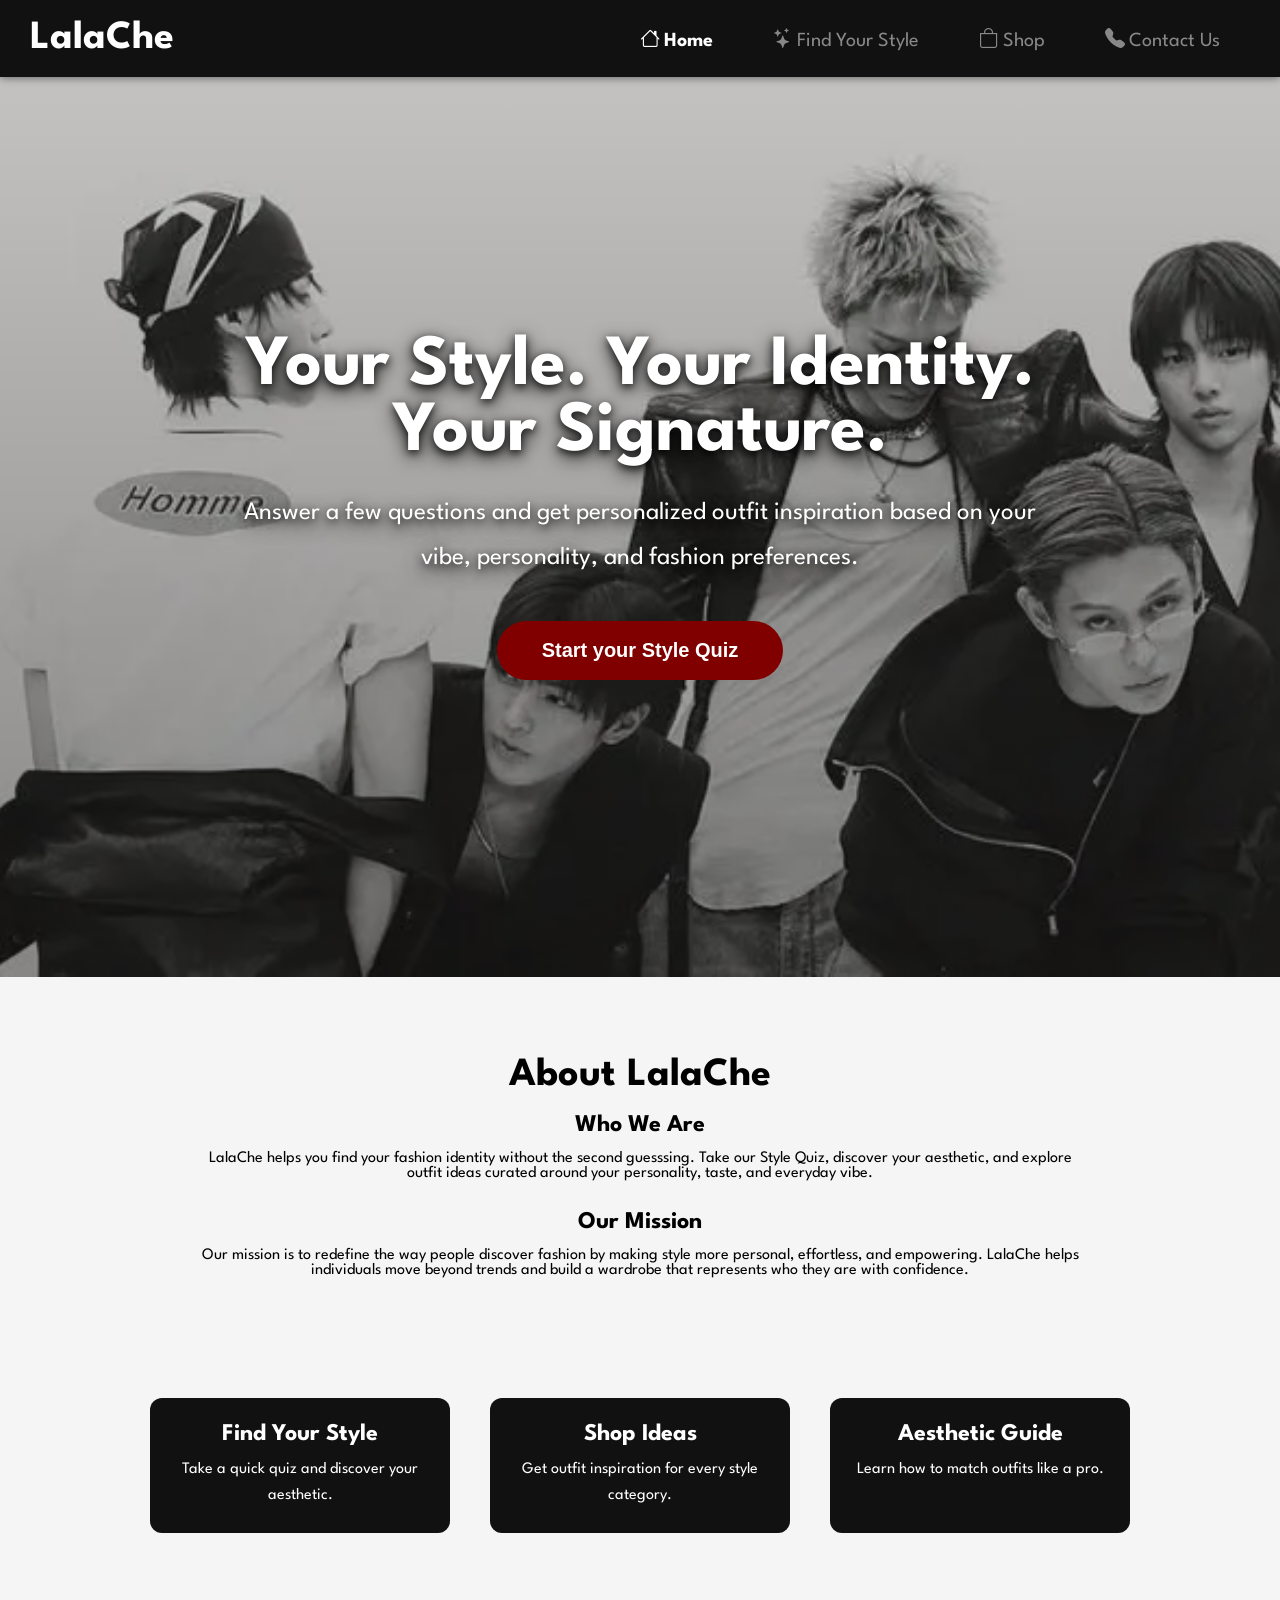
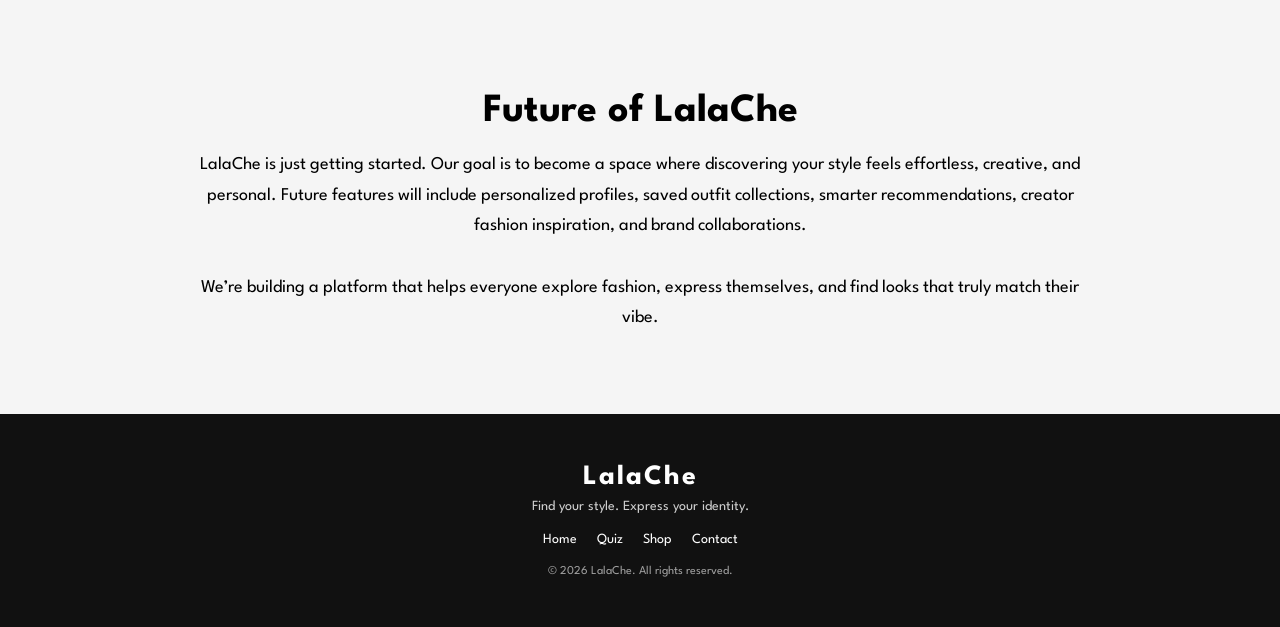
<file: index.html>
<!DOCTYPE html>
<html lang="en">
<head>
    <meta charset="UTF-8">
    <meta name="viewport" content="width=device-width, initial-scale=1.0">
    <link rel="stylesheet" href="style.css">
    <link rel="stylesheet" href="https://cdn.jsdelivr.net/npm/bootstrap-icons@1.13.1/font/bootstrap-icons.min.css">
    <link rel="preconnect" href="https://fonts.googleapis.com">
    <link rel="preconnect" href="https://fonts.gstatic.com" crossorigin>
    <link href="https://fonts.googleapis.com/css2?family=League+Spartan:wght@100..900&display=swap" rel="stylesheet">
    <title>Lalache</title>
    <link rel="icon" type="image/png" href="LOGO.png">
</head>
<body>
<nav>
    <h1 id="nav_logo"><a href="index.html">LalaChe</a></h1>
    <button class="menu-toggle" id="menuToggle">☰</button>

    <ul id="navLinks">
        <li><a class="active" href="index.html"><i class="bi bi-house"></i>Home</a></li>
        <li><a href="quiz.html"><i class="bi bi-stars"></i>Find Your Style</a></li>
        <li><a href="shop.html"><i class="bi bi-bag"></i>Shop</a></li>
        <li><a href="contact.html"><i class="bi bi-telephone-fill"></i>Contact Us</a></li>
    </ul>
</nav>

    <section id="hero-section"> 
        <img src="test-hero3.webp" alt="Men's Fashion">
        <div class="hero-content">
            <h1>Your Style. Your Identity. Your Signature.</h1>
            <p>Answer a few questions and get personalized outfit inspiration based on your vibe, personality, and fashion preferences.</p>

            <a href="quiz.html"><button>Start your Style Quiz</button></a>
        </div>
    </section>

    <section class="about-section">

    <h1>About LalaChe</h1>

    <p>
        <h2>Who We Are</h2><br>
        LalaChe helps you find your fashion identity without the second guesssing. Take our Style Quiz, 
        discover your aesthetic, and explore outfit ideas curated around your personality, taste, and everyday vibe.<br><br><br>

        <h2>Our Mission</h2><br>
        Our mission is to redefine the way people discover fashion by making style more personal, effortless, and empowering. 
        LalaChe helps individuals move beyond trends and build a wardrobe that represents who they are with confidence.
    </p>
    </section>

    <section class="features">
    <a href="quiz.html" class="feature-card">
        <h2>Find Your Style</h2>
        <p>Take a quick quiz and discover your aesthetic.</p></a>

    <a href="shop.html" class="feature-card">
        <h2>Shop Ideas</h2>
        <p>Get outfit inspiration for every style category.</p></a>

    <a href="aesthetic.html" class="feature-card">
        <h2>Aesthetic Guide</h2>
        <p>Learn how to match outfits like a pro.</p></a>
    </section>

    <section class="future-section">
        <h1>Future of LalaChe</h1>
        <p>LalaChe is just getting started. Our goal is to become a space where discovering your style feels effortless, creative, and personal. 
            Future features will include personalized profiles, saved outfit collections, smarter recommendations, creator fashion inspiration, 
            and brand collaborations.
            <br><br>
            We’re building a platform that helps everyone explore fashion, express themselves, and find looks that truly match their vibe.</p>
    </section>




<footer class="site-footer">
    <div class="footer-content">
        <h2 class="footer-logo">LalaChe</h2>
        <p class="footer-text">Find your style. Express your identity.</p>
        <div class="footer-links">
            <a href="index.html">Home</a>
            <a href="quiz.html">Quiz</a>
            <a href="shop.html">Shop</a>
            <a href="contact.html">Contact</a>
        </div>
        <p class="footer-bottom">© 2026 LalaChe. All rights reserved.</p>
    </div>
</footer>

    <script src="script.js"></script>
</body>
</html>
</file>
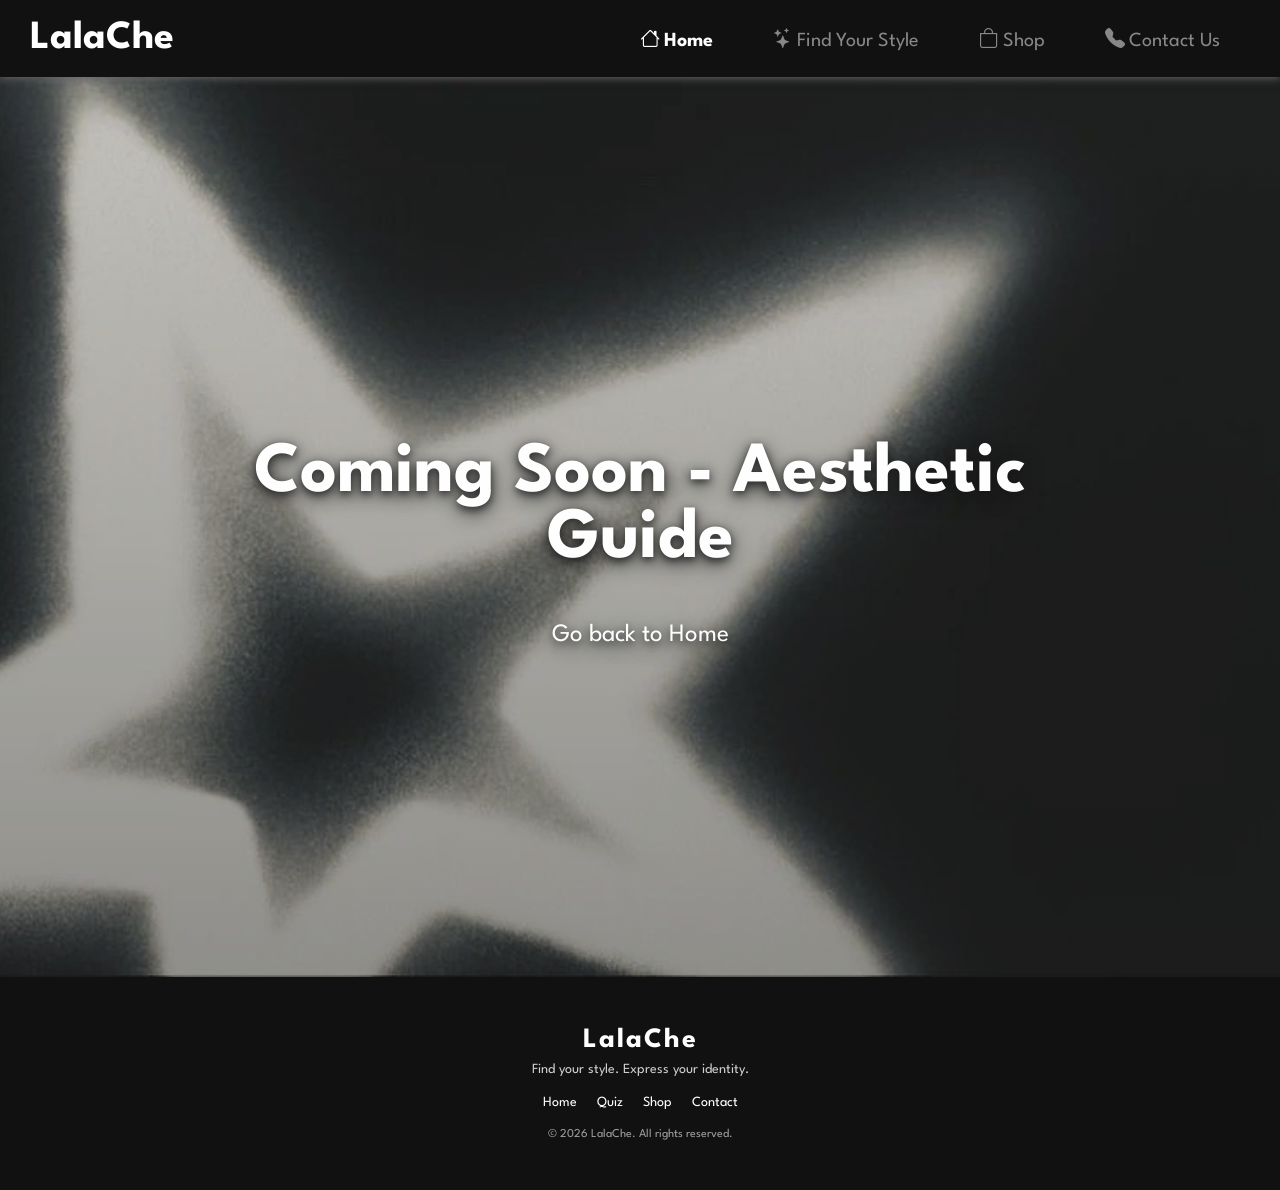
<file: aesthetic.html>
<!DOCTYPE html>
<html lang="en">
<head>
    <meta charset="UTF-8">
    <meta name="viewport" content="width=device-width, initial-scale=1.0">
    <link rel="stylesheet" href="style.css">
    <link rel="stylesheet" href="https://cdn.jsdelivr.net/npm/bootstrap-icons@1.13.1/font/bootstrap-icons.min.css">
    <link rel="preconnect" href="https://fonts.googleapis.com">
    <link rel="preconnect" href="https://fonts.gstatic.com" crossorigin>
    <link href="https://fonts.googleapis.com/css2?family=League+Spartan:wght@100..900&display=swap" rel="stylesheet">
    <title>Lalache</title>
    <link rel="icon" type="image/png" href="LOGO.png">
</head>
<body> 
<nav>
    <h1 id="nav_logo"><a href="index.html">LalaChe</a></h1>
    <button class="menu-toggle" id="menuToggle">☰</button>

    <ul id="navLinks">
        <li><a class="active" href="index.html"><i class="bi bi-house"></i>Home</a></li>
        <li><a href="quiz.html"><i class="bi bi-stars"></i>Find Your Style</a></li>
        <li><a href="shop.html"><i class="bi bi-bag"></i>Shop</a></li>
        <li><a href="contact.html"><i class="bi bi-telephone-fill"></i>Contact Us</a></li>
    </ul>
</nav>

    <section class="aesection">
        <div class="aescard"><br><br><br>
        <h1>Coming Soon - Aesthetic Guide</h1><br>
        <a href="index.html">Go back to Home</a>
        </div>
    </section>

<footer class="site-footer">
    <div class="footer-content">
        <h2 class="footer-logo">LalaChe</h2>
        <p class="footer-text">Find your style. Express your identity.</p>
        <div class="footer-links">
            <a href="index.html">Home</a>
            <a href="quiz.html">Quiz</a>
            <a href="shop.html">Shop</a>
            <a href="contact.html">Contact</a>
        </div>
        <p class="footer-bottom">© 2026 LalaChe. All rights reserved.</p>
    </div>
</footer>

    <script src="script.js"></script>
</body>
</html>
</file>
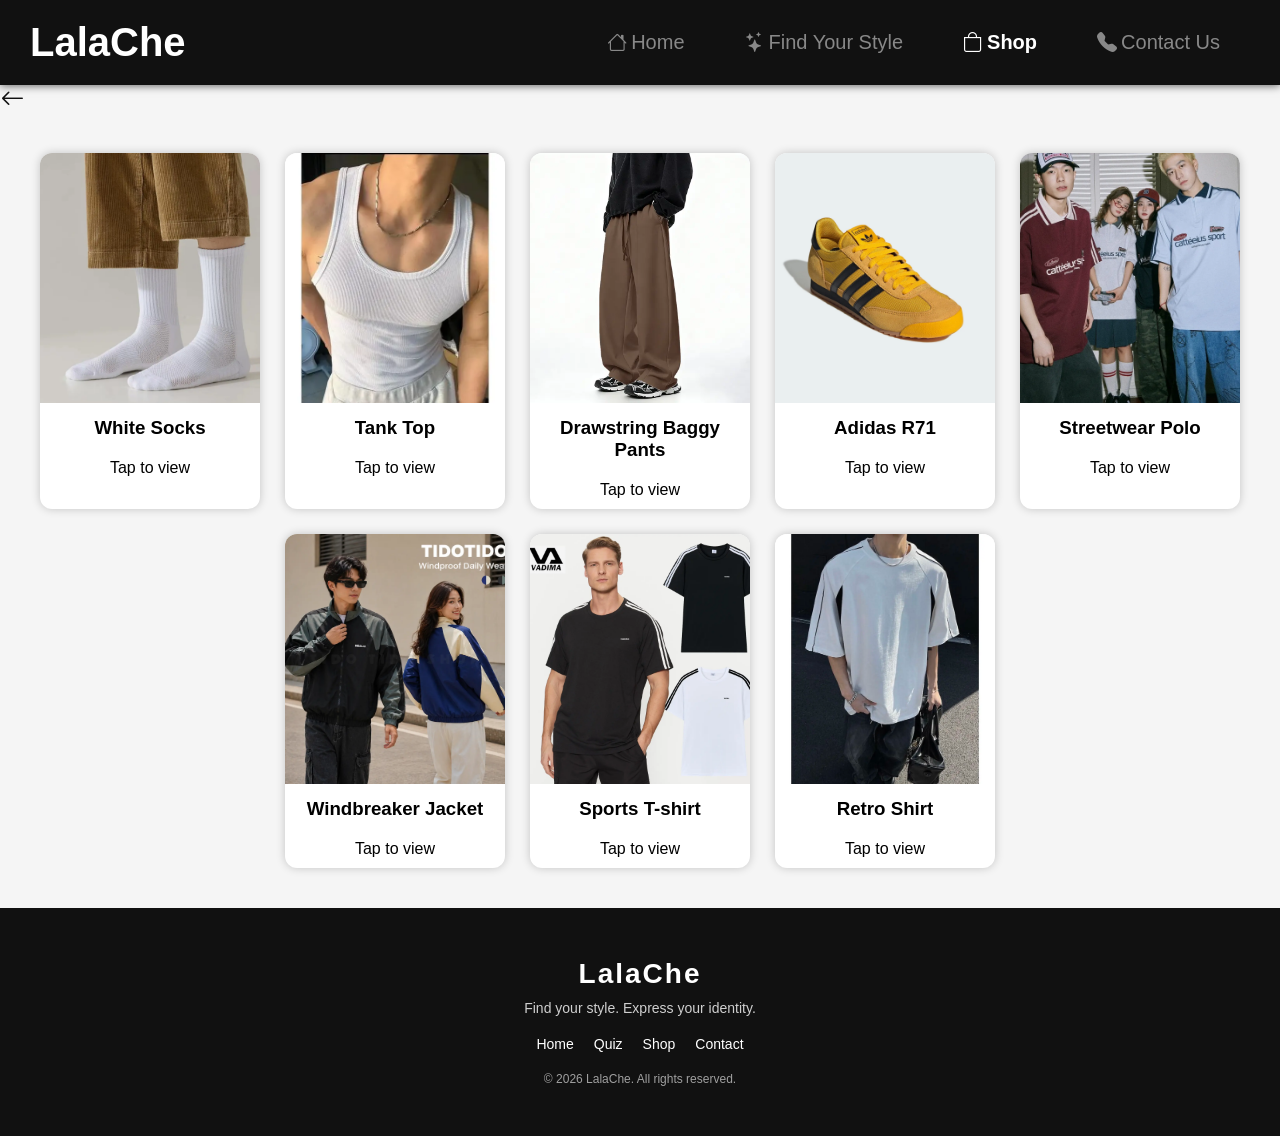
<file: athleisure.html>
<!DOCTYPE html>
<html lang="en">
<head>
    <meta charset="UTF-8">
    <meta name="viewport" content="width=device-width, initial-scale=1.0">
        <link rel="stylesheet" href="style.css">
    <link rel="stylesheet" href="https://cdn.jsdelivr.net/npm/bootstrap-icons@1.13.1/font/bootstrap-icons.min.css">
    <title>Shop Athleisure</title>
    <link rel="icon" type="image/png" href="LOGO.png">
</head>
<body>
<nav>
    <h1 id="nav_logo"><a href="index.html">LalaChe</a></h1>
    <button class="menu-toggle" id="menuToggle">☰</button>

    <ul id="navLinks">
        <li><a href="index.html"><i class="bi bi-house"></i>Home</a></li>
        <li><a href="quiz.html"><i class="bi bi-stars"></i>Find Your Style</a></li>
        <li><a class="active" href="shop.html"><i class="bi bi-bag"></i>Shop</a></li>
        <li><a href="contact.html"><i class="bi bi-telephone-fill"></i>Contact Us</a></li>
    </ul>
</nav>

    <section class="categ-hero">
        <h1><a href="shop.html"><i class="bi bi-arrow-left"></i></a></h1>
    </section>

<section class="products">

    <div class="product-card" onclick="openModal('whitesocks.webp','White Socks','View Style','https://vt.tiktok.com/ZS9MeqAffENGm-l1mKa/')">
        <img src="whitesocks.webp">
        <h3>White Socks</h3>
        <p>Tap to view</p>
    </div>

    <div class="product-card" onclick="openModal('tanktop.webp','Tank Top','View Style','https://vt.tiktok.com/ZS9MeqH41peky-arcGV/')">
        <img src="tanktop.webp">
        <h3>Tank Top</h3>
        <p>Tap to view</p>
    </div>

    <div class="product-card" onclick="openModal('drawstring-pants.webp','Oversized Hoodie','View Style','https://vt.tiktok.com/ZS9MegLRJr92d-EwbM6/')">
        <img src="drawstring-pants.webp" alt="">
        <h3>Drawstring Baggy Pants</h3>
        <p>Tap to view</p>
    </div>

    <div class="product-card" onclick="openModal('r71 yellow.webp','Adidas R71','View Style','https://vt.tiktok.com/ZS9MebcWrLw2h-8vjMj/')">
        <img src="r71 yellow.webp">
        <h3>Adidas R71</h3>
        <p>Tap to view</p>
    </div>

    <div class="product-card" onclick="openModal('streetpolo.webp','Streetwear Polo','View Style','https://vt.tiktok.com/ZS9MeqWkAFRXn-SvDXM/')">
        <img src="streetpolo.webp">
        <h3>Streetwear Polo</h3>
        <p>Tap to view</p>
    </div>

    <div class="product-card" onclick="openModal('windbreaker.webp','Windbreaker Jacket','View Style','https://vt.tiktok.com/ZS9MeqWQBWHnQ-9B5y7/')">
        <img src="windbreaker.webp">
        <h3>Windbreaker Jacket</h3>
        <p>Tap to view</p>
    </div>

    <div class="product-card" onclick="openModal('sportstee.webp','Sports T-shirt','View Style','https://vt.tiktok.com/ZS9Meg4upeQ4a-zFBIw/')">
        <img src="sportstee.webp">
        <h3>Sports T-shirt</h3>
        <p>Tap to view</p>
    </div>

    <div class="product-card" onclick="openModal('retroshirt.webp','Streetwear 1','View Style','https://vt.tiktok.com/ZS9MeqAffENGm-l1mKa/')">
        <img src="retroshirt.webp">
        <h3>Retro Shirt</h3>
        <p>Tap to view</p>
    </div>
<div id="productModal" class="modal">

    <div class="modal-content">
        <img id="modalImg">
        <h2 id="modalTitle"></h2>
        <h3 id="modalPrice"></h3>
        <a id="modalLink" target="_blank"><button>View Item</button></a>
    </div>
</div>
</section>
    <footer class="site-footer">
    <div class="footer-content">
        <h2 class="footer-logo">LalaChe</h2>
        <p class="footer-text">Find your style. Express your identity.</p>
        <div class="footer-links">
            <a href="index.html">Home</a>
            <a href="quiz.html">Quiz</a>
            <a href="shop.html">Shop</a>
            <a href="contact.html">Contact</a>
        </div>
        <p class="footer-bottom">© 2026 LalaChe. All rights reserved.</p>
    </div>
</footer>
    <script src="script.js"></script>
</body>
</html>
</file>
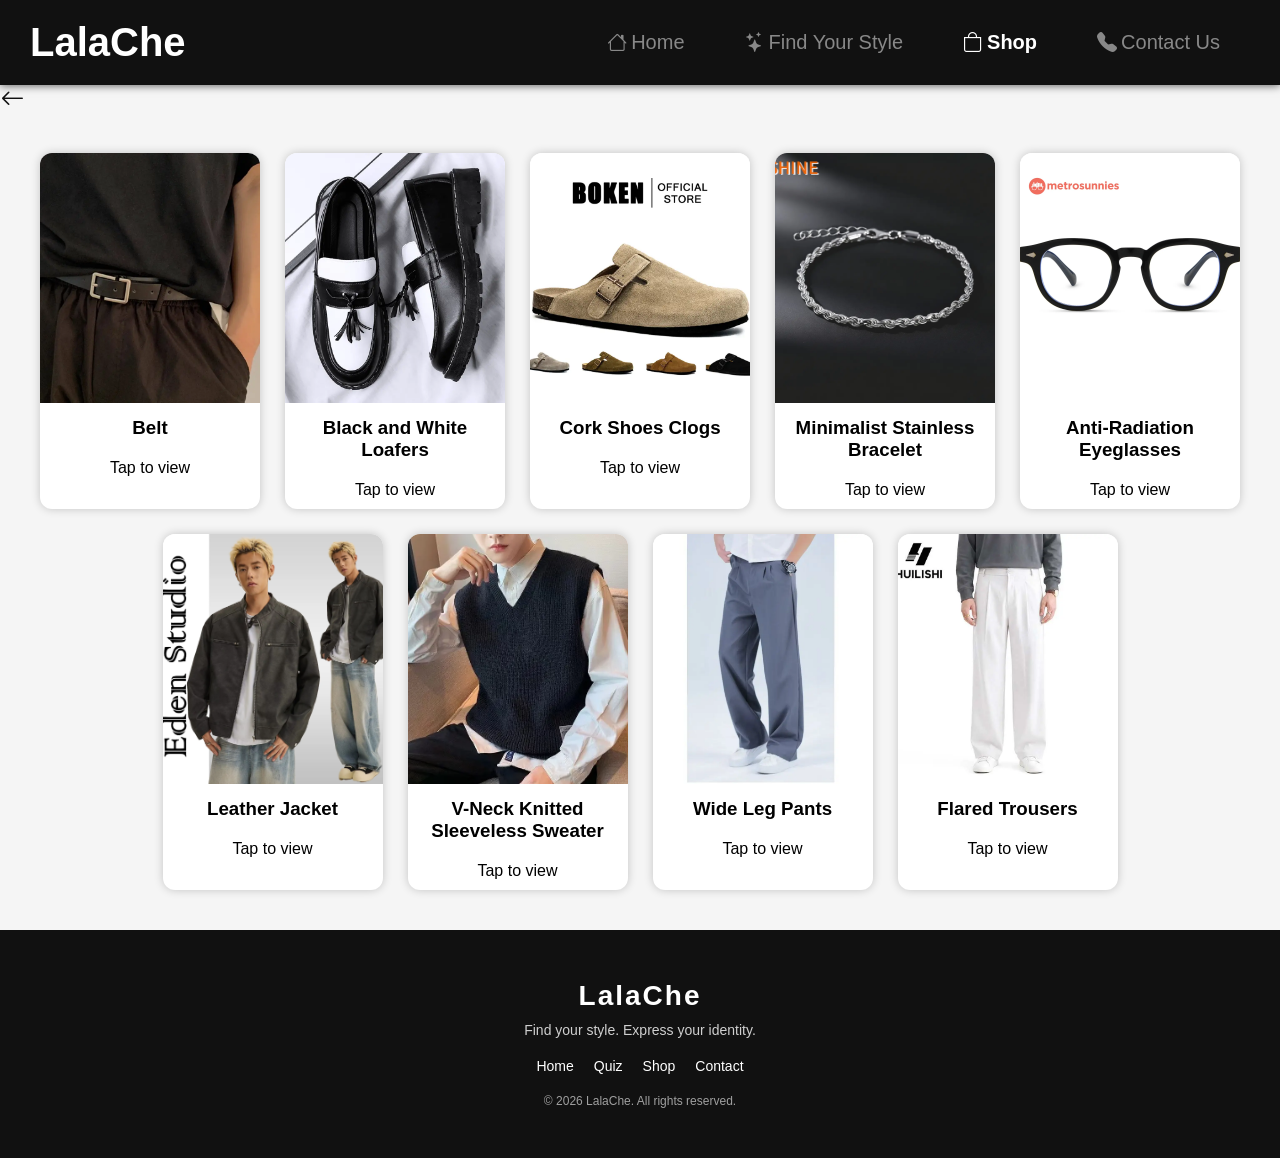
<file: buscas.html>
<!DOCTYPE html>
<html lang="en">
<head>
    <meta charset="UTF-8">
    <meta name="viewport" content="width=device-width, initial-scale=1.0">
        <link rel="stylesheet" href="style.css">
    <link rel="stylesheet" href="https://cdn.jsdelivr.net/npm/bootstrap-icons@1.13.1/font/bootstrap-icons.min.css">
    <title>Shop Business Casual</title>
    <link rel="icon" type="image/png" href="LOGO.png">
</head>
<body>
<nav>
    <h1 id="nav_logo"><a href="index.html">LalaChe</a></h1>
    <button class="menu-toggle" id="menuToggle">☰</button>

    <ul id="navLinks">
        <li><a href="index.html"><i class="bi bi-house"></i>Home</a></li>
        <li><a href="quiz.html"><i class="bi bi-stars"></i>Find Your Style</a></li>
        <li><a class="active" href="shop.html"><i class="bi bi-bag"></i>Shop</a></li>
        <li><a href="contact.html"><i class="bi bi-telephone-fill"></i>Contact Us</a></li>
    </ul>
</nav>

    <section class="categ-hero">
        <h1><a href="shop.html"><i class="bi bi-arrow-left"></i></a></h1>
    </section>

<section class="products">

    <div class="product-card" onclick="openModal('belt.webp','Belt','View Style','https://vt.tiktok.com/ZS9MeqRcw6UeD-wAgl4/')">
        <img src="belt.webp">
        <h3>Belt</h3>
        <p>Tap to view</p>
    </div>

    <div class="product-card" onclick="openModal('bnwloafers.webp','Black and White Loafers','View Style','https://vt.tiktok.com/ZS9MegH9HHvMm-zgURZ/')">
        <img src="bnwloafers.webp" alt="">
        <h3>Black and White Loafers</h3>
        <p>Tap to view</p>
    </div>

    <div class="product-card" onclick="openModal('clogs.webp','Cork Shoes Clogs','View Style','https://vt.tiktok.com/ZS9MegUDgmoox-U9nDv/')">
        <img src="clogs.webp" alt="">
        <h3>Cork Shoes Clogs</h3>
        <p>Tap to view</p>
    </div>

    <div class="product-card" onclick="openModal('minbracelet.webp','Minimalist Stainless Bracelet','View Style','https://vt.tiktok.com/ZS9MegkKGbr3v-4YTzi/')">
        <img src="minbracelet.webp" alt="">
        <h3>Minimalist Stainless Bracelet</h3>
        <p>Tap to view</p>
    </div>

    <div class="product-card" onclick="openModal('Anti-Radiation Eyeglasses.webp','Anti-Radiation Eyeglasses','View Style','https://vt.tiktok.com/ZS9MebmMKN2xU-MOq64/')">
        <img src="Anti-Radiation Eyeglasses.webp" alt="">
        <h3>Anti-Radiation Eyeglasses</h3>
        <p>Tap to view</p>
    </div>

    <div class="product-card" onclick="openModal('leatherjack.webp','Leather Jacket','View Style','https://vt.tiktok.com/ZS9Meb1wY1HcK-epNpu/')">
        <img src="leatherjack.webp">
        <h3>Leather Jacket</h3>
        <p>Tap to view</p>
    </div>

    <div class="product-card" onclick="openModal('vneck-knit.webp','V-Neck Knitted Sleeveless Sweater','View Style','https://vt.tiktok.com/ZS9MebN6GVb9X-XbZLX/')">
        <img src="vneck-knit.webp" alt="">
        <h3>V-Neck Knitted Sleeveless Sweater</h3>
        <p>Tap to view</p>
    </div>

    <div class="product-card" onclick="openModal('Wide-leg.webp','Wide Leg Pants','View Style','https://vt.tiktok.com/ZS9MeqY6TGQwk-tB66L/')">
        <img src="Wide-leg.webp" alt="">
        <h3>Wide Leg Pants</h3>
        <p>Tap to view</p>
    </div>

    <div class="product-card" onclick="openModal('Flared-trousers.webp','Flared Trousers','View Style','https://vt.tiktok.com/ZS9MeqRcw6UeD-wAgl4/')">
        <img src="Flared-trousers.webp" alt="">
        <h3>Flared Trousers</h3>
        <p>Tap to view</p>
    </div>
<div id="productModal" class="modal">

    <div class="modal-content">
        <img id="modalImg">
        <h2 id="modalTitle"></h2>
        <h3 id="modalPrice"></h3>
        <a id="modalLink" target="_blank"><button>View Item</button></a>
    </div>
</div>
</section>
    <footer class="site-footer">
    <div class="footer-content">
        <h2 class="footer-logo">LalaChe</h2>
        <p class="footer-text">Find your style. Express your identity.</p>
        <div class="footer-links">
            <a href="index.html">Home</a>
            <a href="quiz.html">Quiz</a>
            <a href="shop.html">Shop</a>
            <a href="contact.html">Contact</a>
        </div>
        <p class="footer-bottom">© 2026 LalaChe. All rights reserved.</p>
    </div>
</footer>
    <script src="script.js"></script>
</body>
</html>
</file>
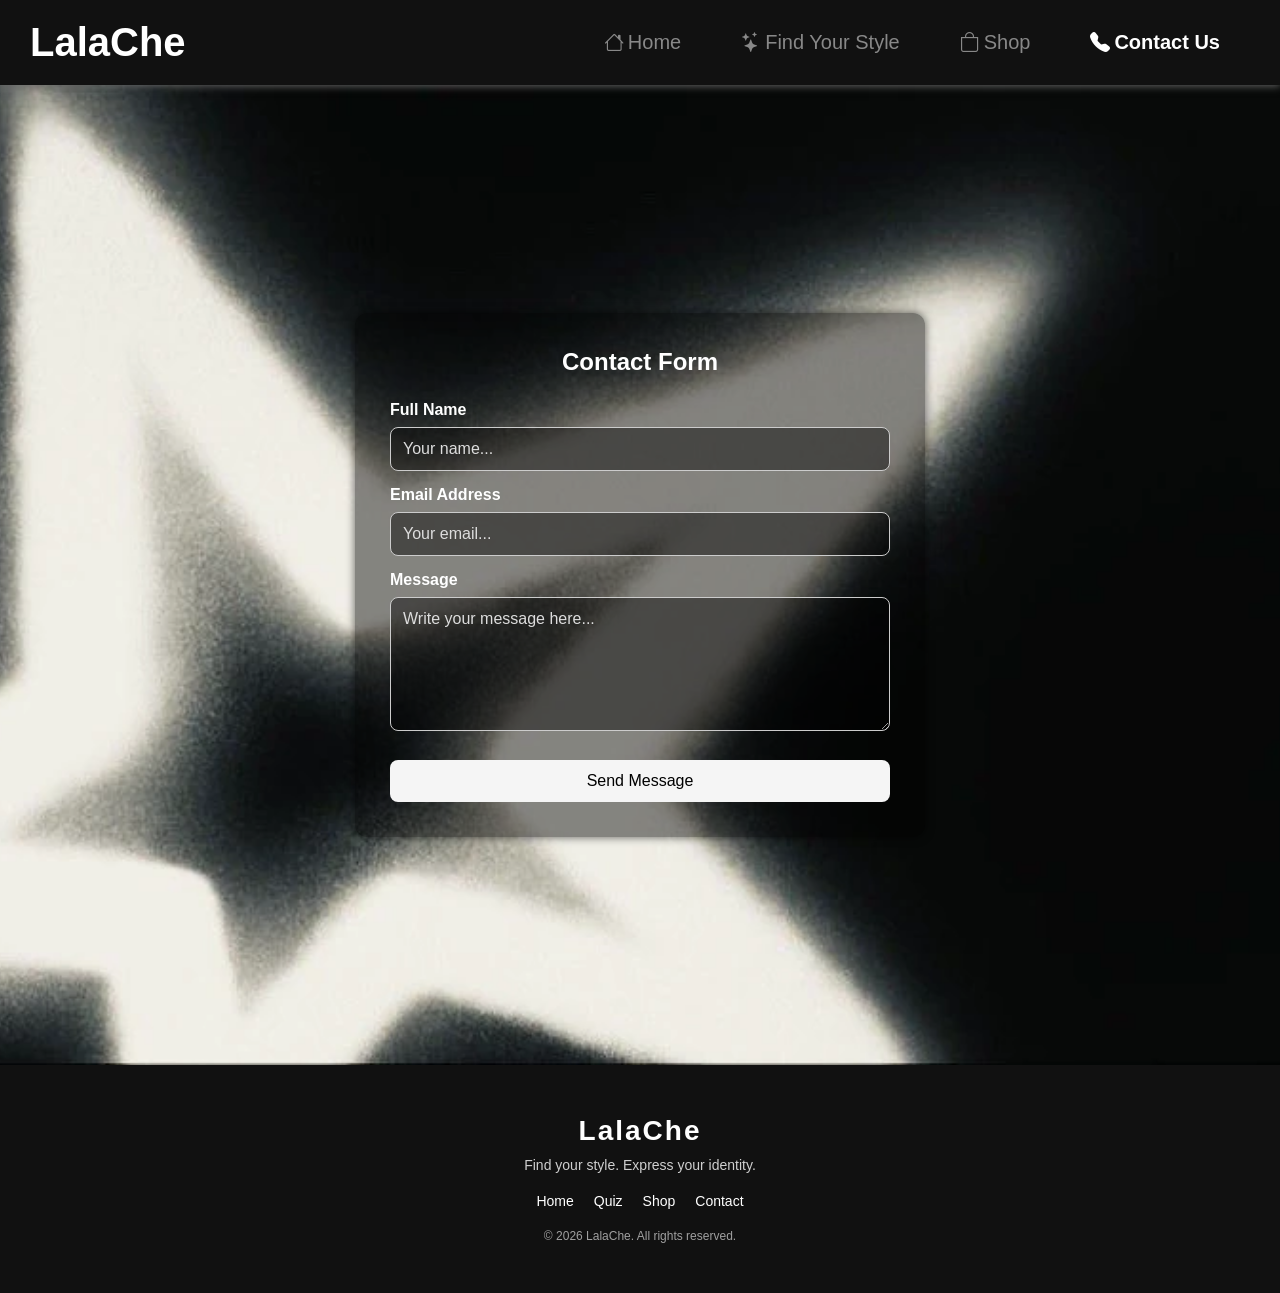
<file: contact.html>
<!DOCTYPE html>
<html lang="en">
<head>
    <meta charset="UTF-8">
    <meta name="viewport" content="width=device-width, initial-scale=1.0">
    <link rel="stylesheet" href="style.css">
    <link rel="stylesheet" href="https://cdn.jsdelivr.net/npm/bootstrap-icons@1.13.1/font/bootstrap-icons.min.css">
    <title>LalaChe-Contact</title>
    <link rel="icon" type="image/png" href="LOGO.png">
</head>
<body>
<nav>
    <h1 id="nav_logo"><a href="index.html">LalaChe</a></h1>
    <button class="menu-toggle" id="menuToggle">☰</button>

    <ul id="navLinks">
        <li><a href="index.html"><i class="bi bi-house"></i>Home</a></li>
        <li><a href="quiz.html"><i class="bi bi-stars"></i>Find Your Style</a></li>
        <li><a href="shop.html"><i class="bi bi-bag"></i>Shop</a></li>
        <li><a class="active" href="contact.html"><i class="bi bi-telephone-fill"></i>Contact Us</a></li>
    </ul>
</nav>

    <section class="contact-sec">
        <div class="contact-form">
            <h1>Contact Form</h1>
                <form id="contactForm">
                    <label for="name">Full Name</label>
                    <input type="text" id="name" name="name" placeholder="Your name..." required>
                    <label for="email">Email Address</label>
                    <input type="email" id="email" name="email" placeholder="Your email..." required>
                    <label for="message">Message</label>
                    <textarea id="message" name="message" rows="6" placeholder="Write your message here..." required></textarea>
                    <input type="submit" value="Send Message">
                </form>
        </div>
    </section>

    <footer class="site-footer">
    <div class="footer-content">
        <h2 class="footer-logo">LalaChe</h2>
        <p class="footer-text">Find your style. Express your identity.</p>
        <div class="footer-links">
            <a href="index.html">Home</a>
            <a href="quiz.html">Quiz</a>
            <a href="shop.html">Shop</a>
            <a href="contact.html">Contact</a>
        </div>
        <p class="footer-bottom">© 2026 LalaChe. All rights reserved.</p>
    </div>
</footer>
    <script src="script.js"></script>
</body>
</html>
</file>
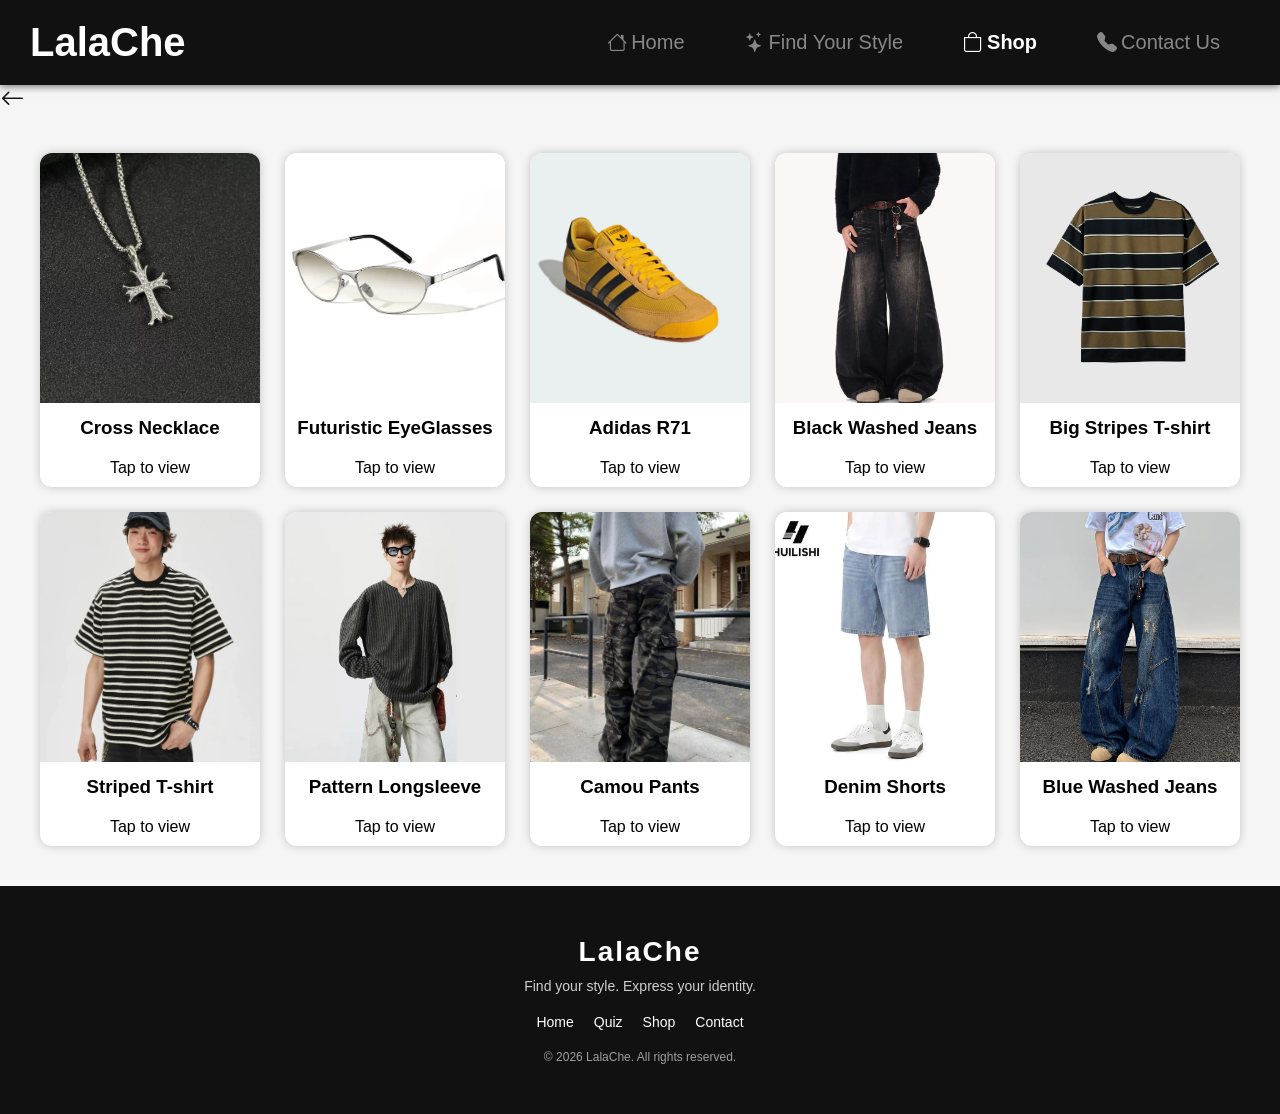
<file: grunge.html>
<!DOCTYPE html>
<html lang="en">
<head>
    <meta charset="UTF-8">
    <meta name="viewport" content="width=device-width, initial-scale=1.0">
        <link rel="stylesheet" href="style.css">
    <link rel="stylesheet" href="https://cdn.jsdelivr.net/npm/bootstrap-icons@1.13.1/font/bootstrap-icons.min.css">
    <title>Shop Grunge</title>
    <link rel="icon" type="image/png" href="LOGO.png">
</head>
<body>
<nav>
    <h1 id="nav_logo"><a href="index.html">LalaChe</a></h1>
    <button class="menu-toggle" id="menuToggle">☰</button>

    <ul id="navLinks">
        <li><a href="index.html"><i class="bi bi-house"></i>Home</a></li>
        <li><a href="quiz.html"><i class="bi bi-stars"></i>Find Your Style</a></li>
        <li><a class="active" href="shop.html"><i class="bi bi-bag"></i>Shop</a></li>
        <li><a href="contact.html"><i class="bi bi-telephone-fill"></i>Contact Us</a></li>
    </ul>
</nav>

    <section class="categ-hero">
        <h1><a href="shop.html"><i class="bi bi-arrow-left"></i></a></h1>
    </section>

<section class="products">

    <div class="product-card" onclick="openModal('crossneck.webp','Cross Necklace','View Style','https://vt.tiktok.com/ZS9Meb2UUhjJ9-uUMsO/')">
        <img src="crossneck.webp">
        <h3>Cross Necklace</h3>
        <p>Tap to view</p>
    </div>

    <div class="product-card" onclick="openModal('y2kglas.webp','Futuristic EyeGlasses','View Style','https://vt.tiktok.com/ZS9MebBuccBcY-pnvlA/')">
        <img src="y2kglas.webp">
        <h3>Futuristic EyeGlasses</h3>
        <p>Tap to view</p>
    </div>

    <div class="product-card" onclick="openModal('r71 yellow.webp','Adidas R71','View Style','https://vt.tiktok.com/ZS9MebcWrLw2h-8vjMj/')">
        <img src="r71 yellow.webp">
        <h3>Adidas R71</h3>
        <p>Tap to view</p>
    </div>

    <div class="product-card" onclick="openModal('washed-blackjeans.webp','Black Washed Jeans','View Style','https://vt.tiktok.com/ZS9MebnVJsEGQ-IMFrI/')">
        <img src="washed-blackjeans.webp">
        <h3>Black Washed Jeans</h3>
        <p>Tap to view</p>
    </div>

    <div class="product-card" onclick="openModal('stripedtee.webp','Grunge 5','View Style','https://vt.tiktok.com/ZS9MebxTxJbTu-ugOtG/')">
        <img src="stripedtee.webp">
        <h3>Big Stripes T-shirt</h3>
        <p>Tap to view</p>
    </div>

    <div class="product-card" onclick="openModal('apricotstripedt.webp','Grunge 6','View Style','https://vt.tiktok.com/ZS9MebpWx4Cdo-fNkbO/')">
        <img src="apricotstripedt.webp">
        <h3>Striped T-shirt</h3>
        <p>Tap to view</p>
    </div>

    <div class="product-card" onclick="openModal('longsleeve.webp','Pattern Longsleeve','View Style','https://vt.tiktok.com/ZS9MebnVJsEGQ-IMFrI/')">
        <img src="longsleeve.webp">
        <h3>Pattern Longsleeve</h3>
        <p>Tap to view</p>
    </div>

    <div class="product-card" onclick="openModal('camo-pants.webp','Camou Pants','View Style','https://vt.tiktok.com/ZS9Meb5gVCHb4-mNOsV/')">
        <img src="camo-pants.webp">
        <h3>Camou Pants</h3>
        <p>Tap to view</p>
    </div>

    <div class="product-card" onclick="openModal('denimshorts.webp','Denim Shorts','View Style','https://vt.tiktok.com/ZS9MegJPf79o7-mgWev/')">
        <img src="denimshorts.webp">
        <h3>Denim Shorts</h3>
        <p>Tap to view</p>
    </div>

    <div class="product-card" onclick="openModal('washed-bluejeans.webp','Blue Washed Jeans','View Style','https://vt.tiktok.com/ZS9MebpWx4Cdo-fNkbO/')">
        <img src="washed-bluejeans.webp">
        <h3>Blue Washed Jeans</h3>
        <p>Tap to view</p>
    </div>
<div id="productModal" class="modal">

    <div class="modal-content">
        <img id="modalImg">
        <h2 id="modalTitle"></h2>
        <h3 id="modalPrice"></h3>
        <a id="modalLink" target="_blank"><button>View Item</button></a>
    </div>
</div>
</section>
    <footer class="site-footer">
    <div class="footer-content">
        <h2 class="footer-logo">LalaChe</h2>
        <p class="footer-text">Find your style. Express your identity.</p>
        <div class="footer-links">
            <a href="index.html">Home</a>
            <a href="quiz.html">Quiz</a>
            <a href="shop.html">Shop</a>
            <a href="contact.html">Contact</a>
        </div>
        <p class="footer-bottom">© 2026 LalaChe. All rights reserved.</p>
    </div>
</footer>
    <script src="script.js"></script>
</body>
</html>
</file>
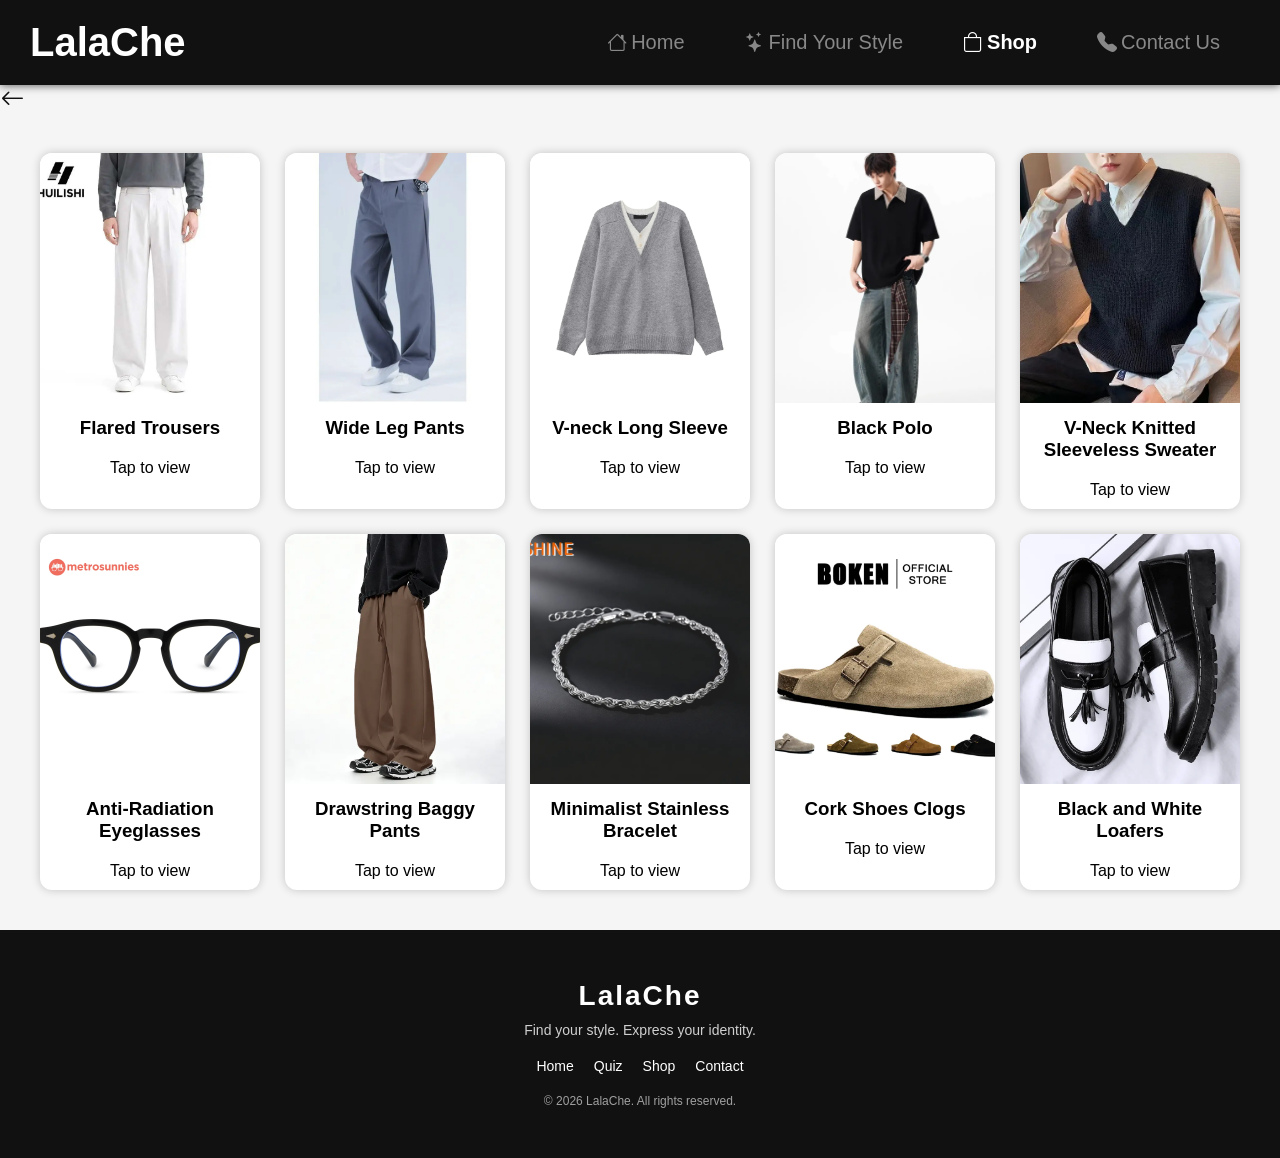
<file: minimalist.html>
<!DOCTYPE html>
<html lang="en">
<head>
    <meta charset="UTF-8">
    <meta name="viewport" content="width=device-width, initial-scale=1.0">
        <link rel="stylesheet" href="style.css">
    <link rel="stylesheet" href="https://cdn.jsdelivr.net/npm/bootstrap-icons@1.13.1/font/bootstrap-icons.min.css">
    <title>Shop Minimalist</title>
    <link rel="icon" type="image/png" href="LOGO.png">
</head>
<body>
<nav>
    <h1 id="nav_logo"><a href="index.html">LalaChe</a></h1>
    <button class="menu-toggle" id="menuToggle">☰</button>

    <ul id="navLinks">
        <li><a href="index.html"><i class="bi bi-house"></i>Home</a></li>
        <li><a href="quiz.html"><i class="bi bi-stars"></i>Find Your Style</a></li>
        <li><a class="active" href="shop.html"><i class="bi bi-bag"></i>Shop</a></li>
        <li><a href="contact.html"><i class="bi bi-telephone-fill"></i>Contact Us</a></li>
    </ul>
</nav>

    <section class="categ-hero">
        <h1><a href="shop.html"><i class="bi bi-arrow-left"></i></a></h1>
    </section>

    <section class="products">

    <div class="product-card" onclick="openModal('Flared-trousers.webp','Flared Trousers','View Style','https://vt.tiktok.com/ZS9MeqRcw6UeD-wAgl4/')">
        <img src="Flared-trousers.webp" alt="">
        <h3>Flared Trousers</h3>
        <p>Tap to view</p>
    </div>

    <div class="product-card" onclick="openModal('Wide-leg.webp','Wide Leg Pants','View Style','https://vt.tiktok.com/ZS9MeqY6TGQwk-tB66L/')">
        <img src="Wide-leg.webp" alt="">
        <h3>Wide Leg Pants</h3>
        <p>Tap to view</p>
    </div>

    <div class="product-card" onclick="openModal('vneck.webp','V-neck Long Sleeve','View Style','https://vt.tiktok.com/ZS9MeqHU3YRyF-ILd8f/')">
        <img src="vneck.webp" alt="">
        <h3>V-neck Long Sleeve</h3>
        <p>Tap to view</p>
    </div>

    <div class="product-card" onclick="openModal('blackpolo.webp','Black Polo','View Style','https://vt.tiktok.com/ZS9Meq4u94Rxx-XlDRI/')">
        <img src="blackpolo.webp" alt="">
        <h3>Black Polo</h3>
        <p>Tap to view</p>
    </div>

    <div class="product-card" onclick="openModal('vneck-knit.webp','V-Neck Knitted Sleeveless Sweater','View Style','https://vt.tiktok.com/ZS9MebN6GVb9X-XbZLX/')">
        <img src="vneck-knit.webp" alt="">
        <h3>V-Neck Knitted Sleeveless Sweater</h3>
        <p>Tap to view</p>
    </div>

    <div class="product-card" onclick="openModal('Anti-Radiation Eyeglasses.webp','Anti-Radiation Eyeglasses','View Style','https://vt.tiktok.com/ZS9MebmMKN2xU-MOq64/')">
        <img src="Anti-Radiation Eyeglasses.webp" alt="">
        <h3>Anti-Radiation Eyeglasses</h3>
        <p>Tap to view</p>
    </div>

    <div class="product-card" onclick="openModal('drawstring-pants.webp','Oversized Hoodie','View Style','https://vt.tiktok.com/ZS9MegLRJr92d-EwbM6/')">
        <img src="drawstring-pants.webp" alt="">
        <h3>Drawstring Baggy Pants</h3>
        <p>Tap to view</p>
    </div>

    <div class="product-card" onclick="openModal('minbracelet.webp','Minimalist Stainless Bracelet','View Style','https://vt.tiktok.com/ZS9MegkKGbr3v-4YTzi/')">
        <img src="minbracelet.webp" alt="">
        <h3>Minimalist Stainless Bracelet</h3>
        <p>Tap to view</p>
    </div>

    <div class="product-card" onclick="openModal('clogs.webp','Cork Shoes Clogs','View Style','https://vt.tiktok.com/ZS9MegUDgmoox-U9nDv/')">
        <img src="clogs.webp" alt="">
        <h3>Cork Shoes Clogs</h3>
        <p>Tap to view</p>
    </div>

    <div class="product-card" onclick="openModal('bnwloafers.webp','Black and White Loafers','View Style','https://vt.tiktok.com/ZS9MegH9HHvMm-zgURZ/')">
        <img src="bnwloafers.webp" alt="">
        <h3>Black and White Loafers</h3>
        <p>Tap to view</p>
    </div>

<div id="productModal" class="modal">

    <div class="modal-content">
        <img id="modalImg">
        <h2 id="modalTitle"></h2>
        <h3 id="modalPrice"></h3>
        <a id="modalLink" target="_blank"><button>View Item</button></a>
    </div>
</div>
</section>

    <footer class="site-footer">
    <div class="footer-content">
        <h2 class="footer-logo">LalaChe</h2>
        <p class="footer-text">Find your style. Express your identity.</p>
        <div class="footer-links">
            <a href="index.html">Home</a>
            <a href="quiz.html">Quiz</a>
            <a href="shop.html">Shop</a>
            <a href="contact.html">Contact</a>
        </div>
        <p class="footer-bottom">© 2026 LalaChe. All rights reserved.</p>
    </div>
</footer>
    <script src="script.js"></script>
</body>
</html>
</file>
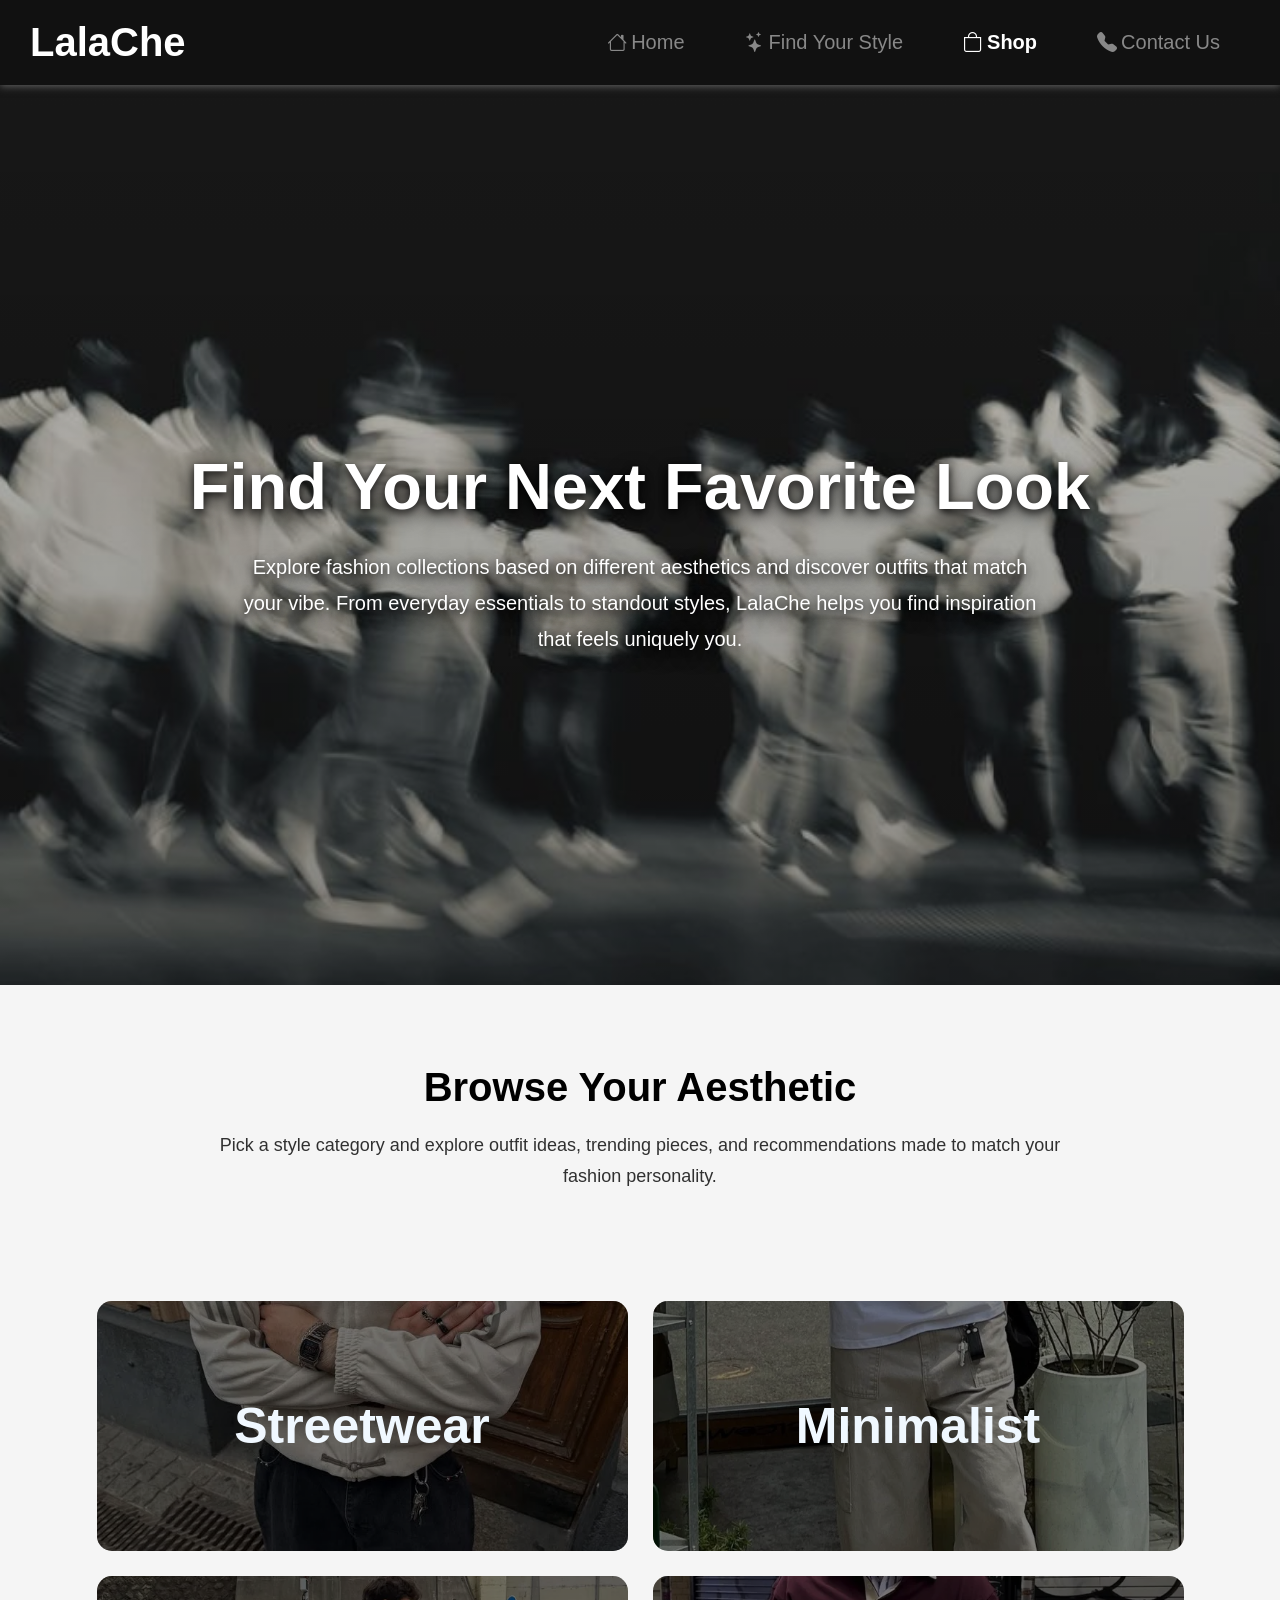
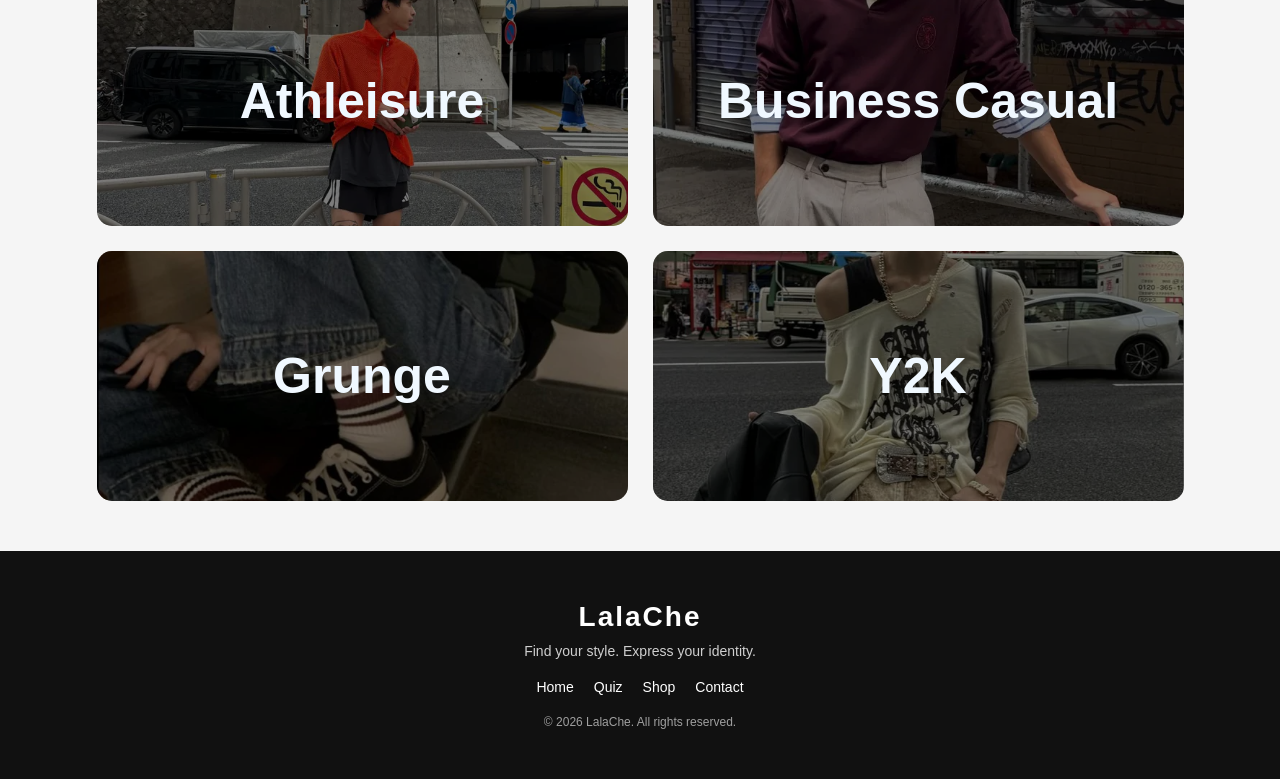
<file: shop.html>
<!DOCTYPE html>
<html lang="en">
<head>
    <meta charset="UTF-8">
    <meta name="viewport" content="width=device-width, initial-scale=1.0">
    <link rel="stylesheet" href="style.css">
    <link rel="stylesheet" href="https://cdn.jsdelivr.net/npm/bootstrap-icons@1.13.1/font/bootstrap-icons.min.css">
    <title>Lalache-Shop</title>
    <link rel="icon" type="image/png" href="LOGO.png">
</head>
<body>
<nav>
    <h1 id="nav_logo"><a href="index.html">LalaChe</a></h1>
    <button class="menu-toggle" id="menuToggle">☰</button>

    <ul id="navLinks">
        <li><a href="index.html"><i class="bi bi-house"></i>Home</a></li>
        <li><a href="quiz.html"><i class="bi bi-stars"></i>Find Your Style</a></li>
        <li><a class="active" href="shop.html"><i class="bi bi-bag"></i>Shop</a></li>
        <li><a href="contact.html"><i class="bi bi-telephone-fill"></i>Contact Us</a></li>
    </ul>
</nav>

    <section id="shop-hero">
        <img src="shop-hero-real.jpg">
        <div class="shophero-content"><br><br>
            <h1>Find Your Next Favorite Look</h1>
            <p>Explore fashion collections based on different aesthetics and discover outfits that match your vibe. 
                From everyday essentials to standout styles, LalaChe helps you find inspiration that feels uniquely you.<p>

        </div>
    </section>

    <section>
        <div class="shop-categ">    
                <h1>Browse Your Aesthetic</h1>
                <p>Pick a style category and explore outfit ideas, trending pieces, and recommendations made to match your fashion personality.</p>
            </div>
    </section>


    <section class="category">
            <a href="streetwear.html" class="categ-card">
            <img src="sw-icon.webp" alt="Streetwear">
            <h1>Streetwear</h1>
            </a>

            <a href="minimalist.html" class="categ-card">
            <img src="minim-icon.webp" alt="Minimalist">
            <h1>Minimalist</h1>
            </a>

            <a href="athleisure.html" class="categ-card">
            <img src="athl-icon.webp" alt="Athleisure">
            <h1> Athleisure</h1>
            </a>

            <a href="buscas.html" class="categ-card">
            <img src="bus-icon.webp" alt="Business Casual">
            <h1>Business Casual</h1>
            </a>
            <a href="grunge.html" class="categ-card">
            <img src="grunge-icon.webp" alt="Grunge">
            <h1> Grunge</h1>
            </a>

            <a href="y2k.html" class="categ-card">
            <img src="y2k-icon.webp" alt="Y2K">
            <h1>Y2K</h1>
            </a>
    </section>

    <footer class="site-footer">
    <div class="footer-content">
        <h2 class="footer-logo">LalaChe</h2>
        <p class="footer-text">Find your style. Express your identity.</p>
        <div class="footer-links">
            <a href="index.html">Home</a>
            <a href="quiz.html">Quiz</a>
            <a href="shop.html">Shop</a>
            <a href="contact.html">Contact</a>
        </div>
        <p class="footer-bottom">© 2026 LalaChe. All rights reserved.</p>
    </div>
</footer>
    <script src="script.js"></script>
</body>
</html>
</file>
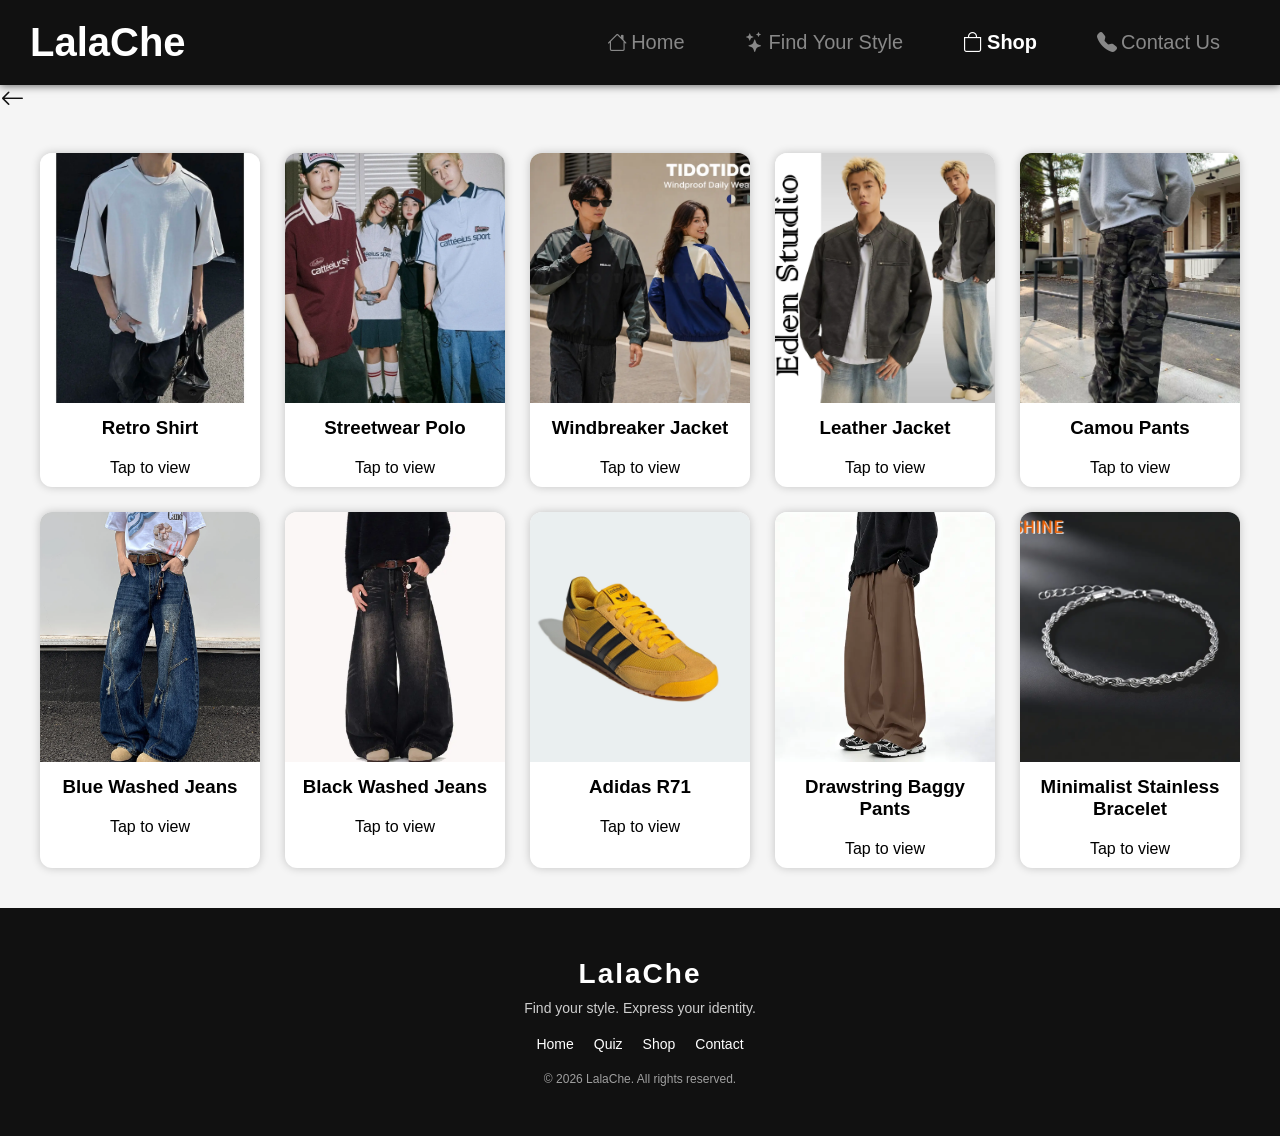
<file: streetwear.html>
<!DOCTYPE html>
<html lang="en">
<head>
    <meta charset="UTF-8">
    <meta name="viewport" content="width=device-width, initial-scale=1.0">
        <link rel="stylesheet" href="style.css">
    <link rel="stylesheet" href="https://cdn.jsdelivr.net/npm/bootstrap-icons@1.13.1/font/bootstrap-icons.min.css">
    <title>Shop Streetwear</title>
    <link rel="icon" type="image/png" href="LOGO.png">
</head>
<body>
<nav>
    <h1 id="nav_logo"><a href="index.html">LalaChe</a></h1>
    <button class="menu-toggle" id="menuToggle">☰</button>

    <ul id="navLinks">
        <li><a href="index.html"><i class="bi bi-house"></i>Home</a></li>
        <li><a href="quiz.html"><i class="bi bi-stars"></i>Find Your Style</a></li>
        <li><a class="active" href="shop.html"><i class="bi bi-bag"></i>Shop</a></li>
        <li><a href="contact.html"><i class="bi bi-telephone-fill"></i>Contact Us</a></li>
    </ul>
</nav>

    <section class="categ-hero">
        <h1><a href="shop.html"><i class="bi bi-arrow-left"></i></a></h1>     
    </section>

<section class="products">

    <div class="product-card" onclick="openModal('retroshirt.webp','Retro Shirt','View Style','https://vt.tiktok.com/ZS9MeqAffENGm-l1mKa/')">
        <img src="retroshirt.webp">
        <h3>Retro Shirt</h3>
        <p>Tap to view</p>
    </div>

    <div class="product-card" onclick="openModal('streetpolo.webp','Streetwear Polo','View Style','https://vt.tiktok.com/ZS9MeqWkAFRXn-SvDXM/')">
        <img src="streetpolo.webp">
        <h3>Streetwear Polo</h3>
        <p>Tap to view</p>
    </div>

    <div class="product-card" onclick="openModal('windbreaker.webp','Windbreaker Jacket','View Style','https://vt.tiktok.com/ZS9MeqWQBWHnQ-9B5y7/')">
        <img src="windbreaker.webp">
        <h3>Windbreaker Jacket</h3>
        <p>Tap to view</p>
    </div>

    <div class="product-card" onclick="openModal('leatherjack.webp','Leather Jacket','View Style','https://vt.tiktok.com/ZS9Meb1wY1HcK-epNpu/')">
        <img src="leatherjack.webp">
        <h3>Leather Jacket</h3>
        <p>Tap to view</p>
    </div>

    <div class="product-card" onclick="openModal('camo-pants.webp','Camou Pants','View Style','https://vt.tiktok.com/ZS9Meb5gVCHb4-mNOsV/')">
        <img src="camo-pants.webp">
        <h3>Camou Pants</h3>
        <p>Tap to view</p>
    </div>

    <div class="product-card" onclick="openModal('washed-bluejeans.webp','Blue Washed Jeans','View Style','https://vt.tiktok.com/ZS9MebpWx4Cdo-fNkbO/')">
        <img src="washed-bluejeans.webp">
        <h3>Blue Washed Jeans</h3>
        <p>Tap to view</p>
    </div>

    <div class="product-card" onclick="openModal('washed-blackjeans.webp','Black Washed Jeans','View Style','https://vt.tiktok.com/ZS9MebnVJsEGQ-IMFrI/')">
        <img src="washed-blackjeans.webp">
        <h3>Black Washed Jeans</h3>
        <p>Tap to view</p>
    </div>

    <div class="product-card" onclick="openModal('r71 yellow.webp','Adidas R71','View Style','https://vt.tiktok.com/ZS9MebcWrLw2h-8vjMj/')">
        <img src="r71 yellow.webp">
        <h3>Adidas R71</h3>
        <p>Tap to view</p>
    </div>

    <div class="product-card" onclick="openModal('drawstring-pants.webp','Oversized Hoodie','View Style','https://vt.tiktok.com/ZS9MegLRJr92d-EwbM6/')">
        <img src="drawstring-pants.webp" alt="">
        <h3>Drawstring Baggy Pants</h3>
        <p>Tap to view</p>
    </div>

    <div class="product-card" onclick="openModal('minbracelet.webp','Minimalist Stainless Bracelet','View Style','https://vt.tiktok.com/ZS9MegkKGbr3v-4YTzi/')">
        <img src="minbracelet.webp" alt="">
        <h3>Minimalist Stainless Bracelet</h3>
        <p>Tap to view</p>
    </div>

</section>

<div id="productModal" class="modal">

    <div class="modal-content">
        <img id="modalImg">
        <h2 id="modalTitle"></h2>
        <h3 id="modalPrice"></h3>
        <a id="modalLink" target="_blank"><button>View Item</button></a>
    </div>
</div>
</section>

    <footer class="site-footer">
    <div class="footer-content">
        <h2 class="footer-logo">LalaChe</h2>
        <p class="footer-text">Find your style. Express your identity.</p>
        <div class="footer-links">
            <a href="index.html">Home</a>
            <a href="quiz.html">Quiz</a>
            <a href="shop.html">Shop</a>
            <a href="contact.html">Contact</a>
        </div>
        <p class="footer-bottom">© 2026 LalaChe. All rights reserved.</p>
    </div>
</footer>
    <script src="script.js"></script>
</body>
</html>
</file>
<file: style.css>
* {
    margin: 0;
    padding: 0;
}

body{
    background-color: whitesmoke;
    font-family: 'League Spartan', sans-serif;
}

nav {
    position: sticky;
    top: 0;

    display: flex;
    justify-content: end;
    align-items: center;
    padding: 20px 30px;
    box-shadow: 0 1px 8px #666;

    background-color: #111;
    z-index: 1000;  
}

#nav_logo {
    margin-right: auto;
}

#nav_logo img {
    height: 45px;
    width: auto;
    display: block;
}

#nav_logo a {
    font-size: 40px;
    text-decoration: none;
    color: white;
}

nav .bi{
    font-size: 20px;
    padding-right: 4px;

}

nav ul{
    display: flex;
}

nav li {
    list-style: none;
    padding: 5px 30px;
    font-size: 20px;
}

nav li a{
    text-decoration: none;
    color: #888;
    transition: all 0.2s ease 0;
}

nav li a:hover{
    color: #b5b5b5;
}

nav li a.active{
    color: #fff;
    font-weight: bold;
}

.menu-toggle{
    display:none;
    background:transparent !important;
    border:none;
    color:white;

    font-size:32px;
    cursor:pointer;
    padding:0;
    margin-left:auto;
}

.menu-toggle:hover,
.menu-toggle:active,
.menu-toggle:focus{
    background:transparent !important;
    color:#ddd;
    outline:none;
    box-shadow:none;
}

#hero-section{
    position:relative;
}

#hero-section img{
    width:100%;
    height:100vh;

    object-fit:cover;
    display:block;
    opacity:0.9;
}

#hero-section::before{
    content:"";
    position:absolute;
    top:0;
    left:0;

    width:100%;
    height:100%;
    background:linear-gradient(rgba(0,0,0,.20),rgba(0,0,0,.45));
    z-index:1;
}

.hero-content{
    position:absolute;
    top:50%;
    left:50%;
    transform:translate(-50%,-50%);

    width:80%;
    max-width:950px;
    text-align:center;
    color:white;
    z-index:2;
}

.hero-content h1{
    font-size:72px;
    font-weight:700;
    margin-bottom:25px;
    text-shadow: 0 3px 8px rgba(0,0,0,.8), 0 6px 20px rgba(0,0,0,.8);
}

.hero-content p{
    font-size:25px;
    line-height:1.8;

    max-width:800px;
    margin:0 auto 40px;
    text-shadow: 0 3px 8px rgba(0,0,0,.8), 0 6px 20px rgba(0,0,0,.8);
}

.hero-content a{
    text-decoration:none;
}

.hero-content button{
    padding:18px 45px;
    font-size:20px;
    font-weight:600;
    border:none;
    border-radius:50px;

    background:maroon;
    color:white;
    cursor:pointer;
    transition:.25s;
}

.hero-content button:hover{
    background:rgb(105,0,0);
    transform:scale(1.05);
}

.about-section{
    padding:80px 20px 60px;
    text-align:center;
    max-width:900px;
    margin:0 auto;
}

.about-section h1{
    font-size:40px;
    margin-bottom:20px;
}

.about-section p{
    font-size:18px;
    line-height:1.7;
    opacity:.8;
}

.features{
    display:flex;
    justify-content:center;
    gap:40px;
    flex-wrap:wrap;
    padding:60px 20px 80px;
}

.feature-card{
    width:250px;
    padding:25px;
    background:#111;
    color:white;

    border-radius:12px;
    text-align:center;
    text-decoration:none;
    transition:.25s;
}

.feature-card:hover{
    transform:translateY(-5px);
}

.feature-card h2{
    margin-bottom:12px;
}

.feature-card p{
    line-height:1.6;
}

.future-section{
    padding:80px 20px;
    max-width:900px;
    margin:0 auto;
    text-align:center;
}

.future-section h1{
    font-size:40px;
    margin-bottom:20px;
}

.future-section p{
    font-size:18px;
    line-height:1.7;
}

/*aesthetic.html*/
.aesection{
    position:relative;
    width:100%;
    height:100vh;

    object-fit:cover;
    display:block;
    opacity:0.9;
    
    background-image: url("contacthero.webp");
    background-size: cover;
    background-position: center;
    background-repeat: no-repeat;
}

.aesection::before{
    content:"";
    position:absolute;
    top:0;
    left:0;

    width:100%;
    height:100%;
    background:linear-gradient(rgba(0,0,0,.20),rgba(0,0,0,.45));
    z-index:1;
}

.aescard {
    position:absolute;
    top:50%;
    left:50%;
    transform:translate(-50%,-50%);

    width:80%;
    max-width:950px;
    text-align:center;
    color:white;
    z-index:2; 
}
.aesection h1{
    font-size:72px;
    font-weight:700;
    margin-bottom:25px;
    text-shadow: 0 3px 8px rgba(0,0,0,.8), 0 6px 20px rgba(0,0,0,.8);
}

.aesection a{
    color: white;
    font-size:25px;
    line-height:1.8;
    text-decoration: none;
    max-width:800px;
    margin:0 auto 40px;
    text-shadow: 0 3px 8px rgba(0,0,0,.8), 0 6px 20px rgba(0,0,0,.8);
}

/*footer*/
.site-footer {
    background-color: #111;
    color: white;
    padding: 50px 20px;
    text-align: center;
}

.footer-logo {
    font-size: 28px;
    margin-bottom: 10px;
    letter-spacing: 2px;
}

.footer-text {
    font-size: 14px;
    opacity: 0.8;
    margin-bottom: 20px;
}

.footer-links {
    display: flex;
    justify-content: center;
    gap: 20px;
    flex-wrap: wrap;
    margin-bottom: 20px;
}

.footer-links a {
    color: white;
    text-decoration: none;
    font-size: 14px;
    transition: 0.2s;
}

.footer-links a:hover {
    color: maroon;
}

.footer-bottom {
    font-size: 12px;
    opacity: 0.6;
}

/*SHOP.HTML*/

.category{
    display: flex;
    flex-wrap: wrap;
    justify-content: center;
    gap: 25px;
    padding: 50px;
}

.categ-hero{
    position: sticky;
}

.categ-card{
    width: 45%;
    height: 250px;

    position: relative;
    overflow: hidden;

    border-radius: 15px;
    cursor: pointer;
}

.categ-card img{
    width: 100%;
    height: 100%;
    object-fit: cover;
    display: block;
}

.categ-card h1{
    position: absolute;
    top: 0;
    left: 0;

    width: 100%;
    height: 100%;

    display: flex;
    justify-content: center;
    align-items: center;

    margin: 0;
    color: aliceblue;
    text-decoration: none;
    font-size: 50px;
}

.categ-card::before{
    content: "";
    position: absolute;
    inset: 0;
    background: rgba(0, 0, 0, 0.5);
}
#shop-hero{
    position:relative;
}

#shop-hero img{
    width:100%;
    height:100vh;

    object-fit:cover;
    display:block;
    opacity:.9;
}

#shop-hero::before{
    content:"";
    position:absolute;
    inset:0;
    background:linear-gradient(rgba(0,0,0,.20),rgba(0,0,0,.45));
    z-index:1;
}

.shophero-content{
    position:absolute;
    top:50%;
    left:50%;

    transform:translate(-50%,-50%);
    width:80%;
    max-width:950px;
    text-align:center;
    color:white;
    z-index:2;
}

.shophero-content h1{
    font-size:65px;
    font-weight:700;
    margin-bottom:25px;
    text-shadow: 0 3px 8px rgba(0,0,0,.8), 0 6px 20px rgba(0,0,0,.8);
}

.shophero-content p{
    font-size:20px;
    line-height:1.8;
    max-width:800px;
    margin:0 auto;
    text-shadow: 0 3px 8px rgba(0,0,0,.8), 0 6px 20px rgba(0,0,0,.8);

}

.shop-categ{
    max-width:900px;
    margin:0 auto;
    padding:80px 20px 60px;
    text-align:center;
}

.shop-categ h1{
    font-size:40px;
    margin-bottom:20px;
}

.shop-categ p{
    font-size:18px;
    line-height:1.7;
    opacity:.8;
}

/*quiz.html*/
#bodyquiz{
    background-color: rgba(31, 31, 31, 0.45);
}

.quiz-section{
    width: 80%;
    max-width: 1000px;
    color: white;
    margin: 50px auto;
    padding: 30px;
    text-align:center;
}

.quiz-section h1{
    text-align: center;
    
}

.question{
    margin-bottom: 40px;
}
.question h2{
    padding: 20px;
    text-align: center;
}
.choices{
    display: flex;
    justify-content: center;
    gap: 30px;
    flex-wrap: wrap;
}

.option{
    width: 220px;
    text-align: center;
    cursor: pointer;
}

.option input{
    display: none;
}

.option img{
    width: 220px;
    height: 280px;
    object-fit: cover;
    border-radius: 10px;
    border: 3px solid transparent;
    transition: 0.2s;
}

.option input:checked + img{
    border-color: maroon;
    transform: scale(1.03);
}

.option p{
    margin-top: 10px;
    font-size: 16px;
}

button{
    display: block;
    margin: 40px auto;
    padding: 12px 30px;
    background: maroon;
    color: white;

    border: none;
    border-radius: 10px;
    font-size: 18px;
    cursor: pointer;
}

button:hover{
    background-color: rgb(105, 0, 0);
}

#resultBox{
    display:none;
    width:80%;
    max-width:900px;
    margin:50px auto;
    text-align:center;
    color: white;
}

.result-content h2{
    font-size:45px;
    margin-bottom:20px;
}


.result-content p{
    font-size:20px;
    line-height:1.6;
}

.result-content {
    margin-top: 150px;
    margin-bottom: 150px;
}

/* CONTACT */

.contact-sec{
    display:flex;
    justify-content:center;
    align-items:center;
    min-height:100vh;
    padding:40px 20px;

    background-image: url("contacthero.webp");
    background-size: cover;
    background-position: center;
    background-repeat: no-repeat;
}

.contact-form{
    width:100%;
    max-width:500px;
    background-color: rgba(0,0,0,.45);
    padding:35px;
    border-radius:12px;
    box-shadow:0 0 10px rgba(0, 0, 0, 0.6);
}

.contact-form h1{
    text-align:center;
    margin-bottom:25px;
    color: white;
}

.contact-form label{
    display:block;
    margin-top:15px;
    font-weight:bold;
    color: white;
}

.contact-form input,
.contact-form textarea{
    background-color: rgba(0,0,0,.45);
    width:100%;
    padding:12px;
    margin-top:8px;
    border:1px solid #ccc;
    color: white;   
    border-radius:8px;
    box-sizing:border-box;
    font-size:16px;
    font-family:inherit;
}

.contact-form input::placeholder,
.contact-form textarea::placeholder{
    color:#ddd;
}

.contact-form textarea{
    resize:vertical;
}

.contact-form input:focus,
.contact-form textarea:focus{
    outline:none;
    border-color: black;
    box-shadow:0 0 5px rgba(128,0,0,.3);
}

.contact-form input[type="submit"]{
    margin-top:25px;
    background:whitesmoke;
    color:black;
    border:none;
    cursor:pointer;
    transition:.2s;
}

.contact-form input[type="submit"]:hover{
    background:#5f0000;
}

/*shop-categ.html*/
.categ-hero a{
    text-decoration: none;
    color: #111;
}

.products{
    display:flex;
    flex-wrap:wrap;
    justify-content:center;
    gap:25px;
    padding:40px;
}

.product-card{
    width:220px;
    background:white;
    border-radius:12px;
    overflow:hidden;
    cursor:pointer;
    box-shadow:0 0 10px rgba(0,0,0,.2);
}

.product-card img{
    width:100%;
    height:250px;
    object-fit:cover;
}

.product-card h3,
.product-card p{
    padding:10px;
    text-align:center;
}

.modal{
    display:none;
    position:fixed;
    left:0;
    top:0;

    width:100%;
    height:100%;
    background:rgba(0,0,0,.7);
    justify-content:center;
    align-items:center;
    z-index:9999;
}

.modal-content{
    width:400px;
    background:white;
    padding:20px;
    border-radius:15px;
    text-align:center;
    position:relative;
}

.modal-content img{
    width:100%;
    height:400px;
    object-fit:cover;
    border-radius:10px;
}

.close{
    position:absolute;
    right:20px;
    top:10px;
    font-size:30px;
    cursor:pointer;
}

.modal button{
    margin-top:20px;
    padding:10px 20px;
    border:none;
    border-radius:8px;
    background:maroon;
    color:white;
    cursor:pointer;
}

#modalLink{
    text-decoration: none;
}

/*Tablet*/
@media (max-width:768px){
    nav{
        display:flex;
        justify-content:space-between;
        align-items:center;
        flex-wrap:wrap;
        padding:15px 20px;
    }

    #nav_logo{
        margin-right:auto;
    }

    .menu-toggle{
        display:block;
        background:transparent;
        border:none;
        color:white;
        font-size:32px;
        cursor:pointer;
        padding:0;
        margin-left:auto;
    }

    .menu-toggle:hover,
    .menu-toggle:focus,
    .menu-toggle:active{
        background:transparent;
        color:#ddd;
    }

    nav ul{
        display:none;
        flex-direction:column;
        width:100%;
        margin-top:15px;
    }

    nav ul.show{
        display:flex;
        background:#111;
        padding-bottom:10px;
    }

    nav li{
        width:100%;
        padding:0;
    }

    nav li a{
        display:block;
        text-align:center;
        padding:15px;
    }

    .hero-content,
    .shophero-content{
        width:90%;
        max-width:700px;
    }

    .hero-content h1,
    .shophero-content h1{
        font-size:42px;
    }

    .hero-content p,
    .shophero-content p{
        font-size:18px;
    }

    .about-section,
    .future-section{
        width:90%;
        height:auto;
        padding:60px 0;
    }

    .about-section h1,
    .future-section h1{
        font-size:34px;
    }

    .about-section p,
    .future-section p{
        font-size:17px;
    }

    .features{
        height:auto;
        gap:30px;
        justify-content:center;
    }

    .feature-card{
        width:260px;
    }

    .category{
        padding:30px;
    }

    .categ-card{
        width:100%;
        height:240px;
    }

    .categ-card h1{
        font-size:42px;
    }

    .products{
        justify-content:center;
    }

    .product-card{
        width:45%;
    }

    .quiz-section{
        width:92%;
        padding:25px;
    }

    .question h2{
        font-size:28px;
    }

    .choices{
        flex-wrap:wrap;
        justify-content:center;
    }

    .option{
        width:200px;
    }

    .option img{
        width:200px;
        height:260px;
    }

    #resultBox{
        width:92%;
    }

    .contact-form{
        width:90%;
        margin:auto;
    }

    .modal-content{
        width:90%;
    }

    .modal-content img{
        height:350px;
    }

    .footer-links{
        gap:20px;
    }
}

/*Mobile PHone*/

@media (max-width:480px){
    nav{
        padding:15px;
    }

    #nav_logo a{
        font-size:30px;
    }

    .hero-content,
    .shophero-content{
        width:92%;
    }

    .hero-content h1,
    .shophero-content h1{
        font-size:32px;
    }

    .hero-content p,
    .shophero-content p{
        font-size:16px;
    }

    .hero-content button{
        width:100%;
    }

    .about-section h1,
    .future-section h1{
        font-size:30px;
    }

    .about-section p,
    .future-section p{
        font-size:16px;
    }

    .features{
        flex-direction:column;
        align-items:center;
    }

    .feature-card{
        width:90%;
    }

    .category{
        padding:20px;
    }

    .categ-card{
        width:100%;
        height:190px;
    }

    .categ-card h1{
        font-size:34px;
    }

    .product-card{
        width:95%;
    }

    .quiz-section{
        width:95%;
        padding:20px;
    }

    .question h2{
        font-size:22px;
    }

    .choices{
        flex-direction:column;
        align-items:center;
    }

    .option{
        width:100%;
        max-width:280px;
    }

    .option img{
        width:100%;
        height:auto;
    }

    .contact-form{
        width:95%;
        padding:20px;
    }

    .modal-content{
        width:95%;
    }

    .modal-content img{
        height:250px;
    }

    #resultBox{
        width:95%;
        padding:30px;
    }

    .footer-links{
        flex-direction:column;
        gap:10px;
    }
}
</file>
